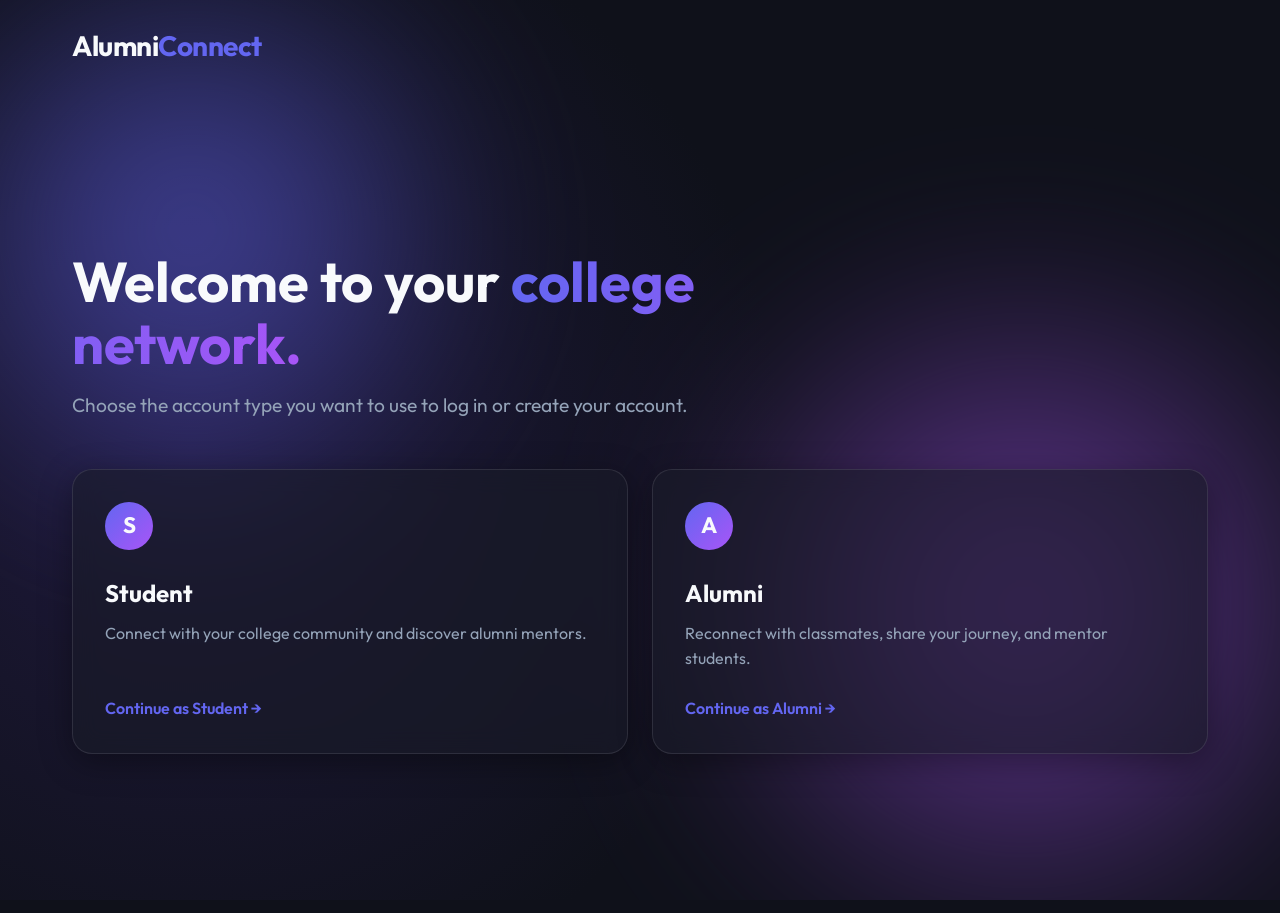
<file: alumni-portal/src/main/resources/static/index.html>
<!DOCTYPE html>
<html lang="en">
<head>
    <meta charset="UTF-8">
    <meta name="viewport" content="width=device-width, initial-scale=1.0">
    <meta name="description" content="Choose your AlumniConnect account type.">
    <title>AlumniConnect | Choose your account</title>
    <link rel="preconnect" href="https://fonts.googleapis.com">
    <link rel="preconnect" href="https://fonts.gstatic.com" crossorigin>
    <link href="https://fonts.googleapis.com/css2?family=Outfit:wght@300;400;500;600;700&display=swap" rel="stylesheet">
    <link rel="stylesheet" href="css/style.css">
</head>
<body>
    <div class="background-animation">
        <div class="blob blob-1"></div>
        <div class="blob blob-2"></div>
    </div>

    <nav class="navbar">
        <div class="container nav-container">
            <h1 class="logo">Alumni<span>Connect</span></h1>
        </div>
    </nav>

    <main class="container role-container">
        <div class="hero-text role-hero">
            <h2>Welcome to your <span>college network.</span></h2>
            <p>Choose the account type you want to use to log in or create your account.</p>
        </div>

        <div class="role-options">
            <a class="role-card glass-panel" href="student.html">
                <div class="role-icon">S</div>
                <h3>Student</h3>
                <p>Connect with your college community and discover alumni mentors.</p>
                <span class="role-link">Continue as Student &rarr;</span>
            </a>
            <a class="role-card glass-panel" href="alumni.html">
                <div class="role-icon">A</div>
                <h3>Alumni</h3>
                <p>Reconnect with classmates, share your journey, and mentor students.</p>
                <span class="role-link">Continue as Alumni &rarr;</span>
            </a>
        </div>
    </main>
</body>
</html>
</file>
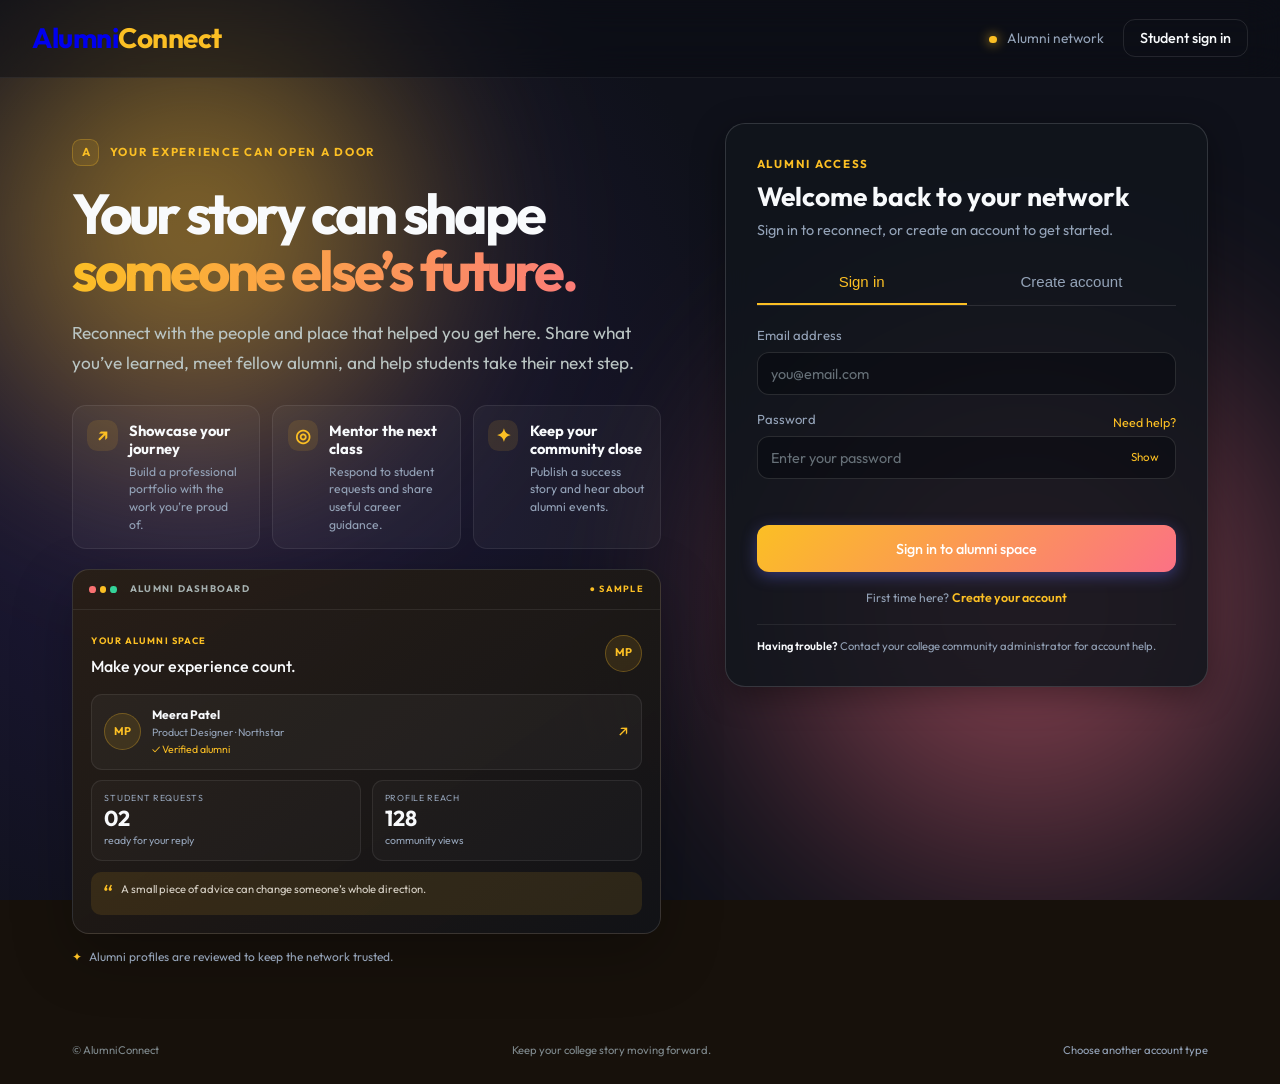
<file: alumni-portal/src/main/resources/static/alumni.html>
<!DOCTYPE html>
<html lang="en">
<head>
    <meta charset="UTF-8">
    <meta name="viewport" content="width=device-width, initial-scale=1.0">
    <meta name="description" content="Join AlumniConnect as an alumnus. Share your career story, mentor students, and stay close to your college community.">
    <meta name="theme-color" content="#17110b">
    <title>Alumni space | AlumniConnect</title>
    <link rel="preconnect" href="https://fonts.googleapis.com">
    <link rel="preconnect" href="https://fonts.gstatic.com" crossorigin>
    <link href="https://fonts.googleapis.com/css2?family=Outfit:wght@300;400;500;600;700&display=swap" rel="stylesheet">
    <link rel="stylesheet" href="css/style.css">
</head>
<body class="auth-page" data-role="ROLE_ALUMNI" data-role-label="Alumni">
    <div class="background-animation" aria-hidden="true"><div class="blob blob-1"></div><div class="blob blob-2"></div></div>
    <nav class="navbar auth-navbar"><div class="container nav-container">
        <a class="logo" href="index.html">Alumni<span>Connect</span></a>
        <div class="auth-nav-actions"><span class="role-indicator"><span class="online-dot"></span> Alumni network</span><a class="btn btn-outline btn-sm" href="student.html">Student sign in</a></div>
    </div></nav>

    <main class="container auth-container role-auth-layout">
        <section class="auth-story" aria-labelledby="alumniHeadline">
            <div class="auth-eyebrow"><span class="eyebrow-mark">A</span> YOUR EXPERIENCE CAN OPEN A DOOR</div>
            <h1 id="alumniHeadline">Your story can shape <span>someone else’s future.</span></h1>
            <p class="auth-lead">Reconnect with the people and place that helped you get here. Share what you’ve learned, meet fellow alumni, and help students take their next step.</p>
            <div class="auth-benefits">
                <article class="benefit-card"><span class="benefit-icon">↗</span><div><h2>Showcase your journey</h2><p>Build a professional portfolio with the work you’re proud of.</p></div></article>
                <article class="benefit-card"><span class="benefit-icon">◎</span><div><h2>Mentor the next class</h2><p>Respond to student requests and share useful career guidance.</p></div></article>
                <article class="benefit-card"><span class="benefit-icon">✦</span><div><h2>Keep your community close</h2><p>Publish a success story and hear about alumni events.</p></div></article>
            </div>
            <div class="product-preview alumni-preview" aria-label="Preview of the alumni dashboard">
                <div class="preview-topbar"><div class="preview-dots"><i></i><i></i><i></i></div><span>ALUMNI DASHBOARD</span><b>● SAMPLE</b></div>
                <div class="preview-body">
                    <div class="preview-welcome"><div><small>YOUR ALUMNI SPACE</small><h2>Make your experience count.</h2></div><div class="preview-avatar">MP</div></div>
                    <div class="alumni-preview-profile"><div class="mentor-avatar">MP</div><div class="mentor-copy"><strong>Meera Patel</strong><span>Product Designer · Northstar</span><span class="verified-label">✓ Verified alumni</span></div><span class="profile-arrow">↗</span></div>
                    <div class="preview-stats"><div><small>STUDENT REQUESTS</small><strong>02</strong><span>ready for your reply</span></div><div><small>PROFILE REACH</small><strong>128</strong><span>community views</span></div></div>
                    <div class="preview-quote"><span>“</span><p>A small piece of advice can change someone’s whole direction.</p></div>
                </div>
            </div>
            <p class="auth-note"><span>✦</span> Alumni profiles are reviewed to keep the network trusted.</p>
        </section>

        <section class="auth-card glass-panel" aria-labelledby="authTitle">
            <div class="auth-header"><div class="auth-card-kicker">ALUMNI ACCESS</div><h2 id="authTitle">Welcome back to your network</h2><p>Sign in to reconnect, or create an account to get started.</p></div>
            <div class="auth-tabs" role="tablist" aria-label="Choose sign in or account creation">
                <button class="tab-btn active" type="button" data-tab="login" role="tab" aria-selected="true">Sign in</button>
                <button class="tab-btn" type="button" data-tab="register" role="tab" aria-selected="false">Create account</button>
            </div>
            <form id="loginForm" class="auth-form active" aria-label="Alumni sign in">
                <div class="form-group"><label for="loginEmail">Email address</label><input type="email" id="loginEmail" required autocomplete="email" placeholder="you@email.com"></div>
                <div class="form-group"><div class="label-row"><label for="loginPassword">Password</label><a href="#loginHelp" class="text-link">Need help?</a></div><div class="password-field"><input type="password" id="loginPassword" required autocomplete="current-password" placeholder="Enter your password"><button type="button" class="password-toggle" data-toggle-password="loginPassword" aria-label="Show password">Show</button></div></div>
                <div id="loginError" class="error-msg" role="alert" aria-live="polite"></div>
                <button type="submit" class="btn btn-primary btn-block auth-submit"><span>Sign in to alumni space</span><div class="loader hidden"></div></button>
                <p class="auth-switch-copy">First time here? <button type="button" class="text-link" data-tab="register">Create your account</button></p>
            </form>
            <form id="registerForm" class="auth-form" aria-label="Create an alumni account">
                <div class="form-intro"><span class="step-chip">01</span><span>Create your alumni account</span></div>
                <div class="form-row">
                    <div class="form-group"><label for="regFirstName">First name</label><input type="text" id="regFirstName" required minlength="2" maxlength="50" autocomplete="given-name" placeholder="Meera"></div>
                    <div class="form-group"><label for="regLastName">Last name</label><input type="text" id="regLastName" required minlength="2" maxlength="50" autocomplete="family-name" placeholder="Patel"></div>
                </div>
                <div class="form-group"><label for="regEmail">Email address</label><input type="email" id="regEmail" required autocomplete="email" placeholder="you@email.com"></div>
                <div class="form-group"><label for="regPassword">Create password</label><div class="password-field"><input type="password" id="regPassword" required minlength="8" maxlength="100" autocomplete="new-password" placeholder="At least 8 characters"><button type="button" class="password-toggle" data-toggle-password="regPassword" aria-label="Show password">Show</button></div><small class="field-hint">Use at least 8 characters.</small></div>
                <div class="form-intro"><span class="step-chip">02</span><span>Reconnect your college profile</span></div>
                <div class="form-row"><div class="form-group"><label for="regCollege">College name</label><input id="regCollege" required maxlength="100" placeholder="Your college"></div><div class="form-group"><label for="regDepartment">Department</label><input id="regDepartment" required maxlength="100" placeholder="Computer Science"></div></div>
                <div class="form-row"><div class="form-group"><label for="regDegree">Degree</label><input id="regDegree" required maxlength="100" placeholder="B.Tech"></div><div class="form-group"><label for="regGraduationYear">Graduation year</label><input id="regGraduationYear" type="number" min="1950" max="2100" required placeholder="2020"></div></div>
                <div class="form-intro"><span class="step-chip">03</span><span>Add your current work</span></div>
                <div class="form-row"><div class="form-group"><label for="regCompany">Current company <span class="optional-label">Optional</span></label><input id="regCompany" maxlength="150" placeholder="Company name"></div><div class="form-group"><label for="regDesignation">Designation <span class="optional-label">Optional</span></label><input id="regDesignation" maxlength="100" placeholder="Product Designer"></div></div>
                <div class="form-row"><div class="form-group"><label for="regExperience">Years of experience</label><input id="regExperience" type="number" min="0" max="80" required value="0"></div><div class="form-group"><label for="regSkills">Professional skills</label><input id="regSkills" required maxlength="1000" placeholder="Java, product design, leadership"></div></div>
                <div class="form-intro"><span class="step-chip">04</span><span>Verify your alumni account</span></div>
                <div class="upload-dropzone"><label for="regBonafide">Bonafide certificate <span class="required-label">Required</span></label><input id="regBonafide" type="file" accept=".pdf,.jpg,.jpeg,.png,application/pdf,image/jpeg,image/png" required><small id="certificateFileName" class="field-hint">PDF, JPG, or PNG · max 5 MB</small><small class="field-hint">Your document is used for profile verification.</small></div>
                <div id="regError" class="error-msg" role="alert" aria-live="polite"></div>
                <button type="submit" class="btn btn-primary btn-block auth-submit"><span>Create alumni account</span><div class="loader hidden"></div></button>
                <p class="terms-note">Your profile will be reviewed before it appears as verified in the alumni directory.</p>
            </form>
            <div id="loginHelp" class="auth-help"><span>Having trouble?</span> Contact your college community administrator for account help.</div>
        </section>
    </main>
    <footer class="auth-footer container"><span>© AlumniConnect</span><span>Keep your college story moving forward.</span><a href="index.html">Choose another account type</a></footer>
    <script src="js/app.js"></script>
</body>
</html>
</file>
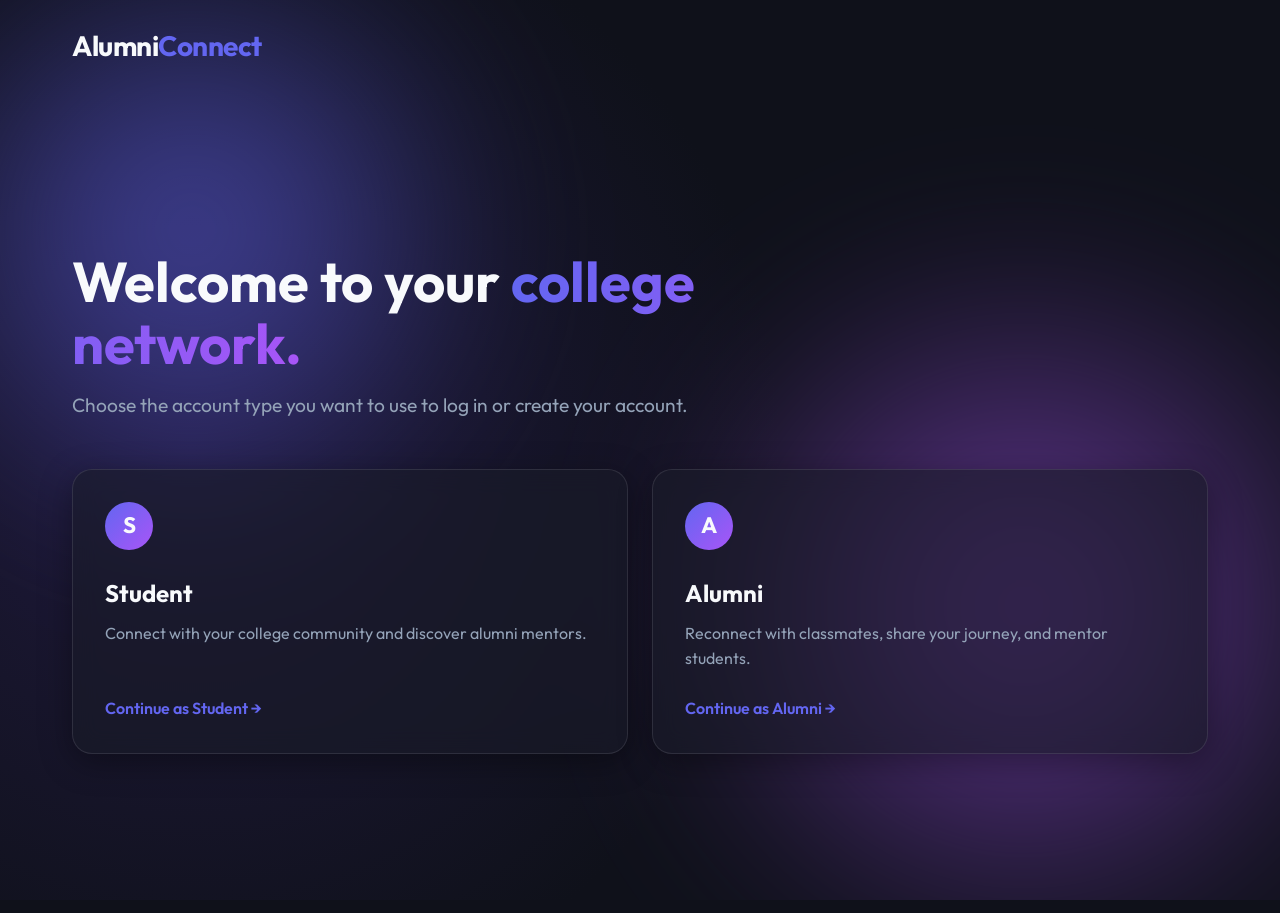
<file: alumni-portal/src/main/resources/static/dashboard.html>
<!DOCTYPE html>
<html lang="en">
<head>
    <meta charset="UTF-8">
    <meta name="viewport" content="width=device-width, initial-scale=1.0">
    <meta name="description" content="Alumni Dashboard - Manage your profile, view alumni, and verify users.">
    <title>Dashboard | AlumniConnect</title>
    <link href="https://fonts.googleapis.com/css2?family=Outfit:wght@300;400;500;600;700&display=swap" rel="stylesheet">
    <link rel="stylesheet" href="css/style.css">
</head>
<body class="dashboard-body">
    <div class="background-animation">
        <div class="blob blob-1"></div>
        <div class="blob blob-2 blob-alt"></div>
    </div>

    <nav class="navbar dashboard-nav">
        <div class="container nav-container">
            <h1 class="logo">Alumni<span>Connect</span></h1>
            <div class="user-menu">
                <span id="userNameDisplay">Welcome, User</span>
                <button onclick="logout()" class="btn btn-outline btn-sm">Logout</button>
            </div>
        </div>
    </nav>

    <div class="dashboard-layout container">
        <aside class="sidebar glass-panel">
            <ul class="nav-links">
                <li><button onclick="showSection('profile')" class="nav-btn active" id="nav-profile">My Profile</button></li>
                <li id="alumniNav"><button onclick="showSection('alumniProfile')" class="nav-btn" id="nav-alumniProfile">Alumni Details</button></li>
                <li id="studentNav" class="hidden"><button onclick="showSection('studentProfile')" class="nav-btn" id="nav-studentProfile">Student Details</button></li>
                <li id="directoryNav"><button onclick="showSection('directory')" class="nav-btn" id="nav-directory">Alumni Directory</button></li>
                <li id="mentorshipNav" class="hidden"><button onclick="showSection('mentorship')" class="nav-btn" id="nav-mentorship">Mentorship Requests</button></li>
                <li id="eventsNav"><button onclick="showSection('events')" class="nav-btn" id="nav-events">Alumni Events</button></li>
                <li id="notificationNav"><button onclick="showSection('notifications')" class="nav-btn" id="nav-notifications">Notifications <span id="notificationCount" class="notification-count hidden">0</span></button></li>
                <li id="adminNav" class="hidden"><button onclick="showSection('verification')" class="nav-btn" id="nav-verification">Pending Verifications</button></li>
                <li id="portfolioNav"><button onclick="showSection('portfolio')" class="nav-btn" id="nav-portfolio">Professional Portfolio</button></li>
                <li><button onclick="showSection('stories')" class="nav-btn" id="nav-stories">Alumni Success Stories</button></li>
                <li><button onclick="showSection('reports')" class="nav-btn" id="nav-reports">Feedback &amp; Reports</button></li>
            </ul>
        </aside>

        <main class="content-area">
            
            <!-- Basic Profile Section -->
            <section id="section-profile" class="dashboard-section glass-panel active">
                <div class="section-header">
                    <div><h2 id="dashboardTitle">Dashboard</h2><p id="dashboardSubtitle">Manage your personal information</p></div>
                </div>
                <div id="dashboardOverview" class="dashboard-overview"></div>
                
                <div id="profileMessage" class="alert hidden"></div>
                
                <form id="profileForm" class="dashboard-form">
                    <div class="form-row">
                        <div class="form-group">
                            <label>Phone Number</label>
                            <input type="text" id="profPhone" placeholder="+1234567890">
                        </div>
                        <div class="form-group">
                            <label>Date of Birth</label>
                            <input type="date" id="profDob">
                        </div>
                    </div>
                    <div class="form-row">
                        <div class="form-group">
                            <label>City</label>
                            <input type="text" id="profCity" placeholder="City">
                        </div>
                        <div class="form-group">
                            <label>Country</label>
                            <input type="text" id="profCountry" placeholder="Country">
                        </div>
                    </div>
                    <div class="form-group">
                        <label>Bio</label>
                        <textarea id="profBio" rows="3" placeholder="Tell us about yourself..."></textarea>
                    </div>
                    <div class="form-group">
                        <label>LinkedIn URL</label>
                        <input type="url" id="profLinkedin" placeholder="https://linkedin.com/in/username">
                    </div>
                    <button type="submit" class="btn btn-primary">Save Profile</button>
                </form>
            </section>

            <section id="section-studentProfile" class="dashboard-section glass-panel hidden">
                <div class="section-header">
                    <div><h2>Student Details</h2><p>Keep your academic and career interests up to date.</p></div>
                </div>
                <div class="student-highlight">
                    <strong>Build your future network</strong>
                    <span>Share the subjects and skills you are developing so alumni can support your goals.</span>
                </div>
                <form id="studentForm" class="dashboard-form">
                    <div class="form-row">
                        <div class="form-group"><label for="studentId">Student ID</label><input id="studentId" placeholder="Your college ID"></div>
                        <div class="form-group"><label for="studentProgram">Program / Degree</label><input id="studentProgram" placeholder="B.Tech Computer Science"></div>
                    </div>
                    <div class="form-row">
                        <div class="form-group"><label for="studentDepartment">Department</label><input id="studentDepartment" placeholder="Computer Science"></div>
                        <div class="form-group"><label for="studentGraduationYear">Expected Graduation Year</label><input id="studentGraduationYear" type="number" min="2000" max="2100" placeholder="2027"></div>
                    </div>
                    <div class="form-group"><label for="studentInterests">Career Interests</label><textarea id="studentInterests" rows="3" placeholder="Software engineering, product design, research..."></textarea></div>
                    <div class="form-group"><label for="studentSkills">Skills You Are Building</label><input id="studentSkills" placeholder="Java, Python, public speaking"></div>
                    <button type="submit" class="btn btn-primary">Save Student Details</button>
                </form>
            </section>

            <!-- Alumni Profile Section -->
            <section id="section-alumniProfile" class="dashboard-section glass-panel hidden">
                <div class="section-header">
                    <h2>Alumni Details</h2>
                    <p>Your academic and professional journey</p>
                    <span id="verificationBadge" class="badge"></span>
                </div>
                
                <div id="alumniMessage" class="alert hidden"></div>
                
                <form id="alumniForm" class="dashboard-form">
                    <h3 class="subsection-title">Academic Information</h3>
                    <div class="form-row">
                        <div class="form-group">
                            <label>College Name *</label>
                            <input type="text" id="alumCollege" required>
                        </div>
                        <div class="form-group">
                            <label>Department *</label>
                            <input type="text" id="alumDept" required>
                        </div>
                    </div>
                    <div class="form-row">
                        <div class="form-group">
                            <label>Degree *</label>
                            <input type="text" id="alumDegree" required>
                        </div>
                        <div class="form-group">
                            <label>Graduation Year *</label>
                            <input type="number" id="alumYear" min="1950" max="2100" required>
                        </div>
                    </div>
                    
                    <h3 class="subsection-title">Professional Information</h3>
                    <div class="form-row">
                        <div class="form-group">
                            <label>Current Company</label>
                            <input type="text" id="alumCompany">
                        </div>
                        <div class="form-group">
                            <label>Designation</label>
                            <input type="text" id="alumDesignation">
                        </div>
                    </div>
                    <div class="form-row">
                        <div class="form-group">
                            <label>Years of Experience</label>
                            <input type="number" id="alumExp" min="0">
                        </div>
                        <div class="form-group">
                            <label>Skills</label>
                            <input type="text" id="alumSkills" placeholder="Java, React, Design">
                        </div>
                    </div>
                    <button type="submit" class="btn btn-primary" id="btnAlumniSave">Submit Alumni Profile</button>
                </form>
                <div class="certificate-panel glass-panel">
                    <h3 class="subsection-title">Bonafide Certificate</h3>
                    <p class="muted-text">Upload the certificate issued by your college administration to support your alumni profile.</p>
                    <div id="certificateStatus" class="status-chip">Not uploaded</div>
                    <form id="certificateForm" class="dashboard-form compact-form">
                        <div class="form-group">
                            <label for="bonafideFile">Certificate (PDF, JPG, or PNG)</label>
                            <input id="bonafideFile" type="file" accept=".pdf,.jpg,.jpeg,.png" required>
                        </div>
                        <button type="submit" class="btn btn-primary">Upload Certificate</button>
                    </form>
                    <div id="certificateMessage" class="alert hidden"></div>
                </div>
            </section>

            <!-- Directory Section -->
            <section id="section-directory" class="dashboard-section glass-panel hidden">
                <div class="section-header">
                    <h2>Alumni Directory</h2>
                    <p>Discover and connect with verified alumni</p>
                </div>
                
                <div class="search-bar">
                    <input type="text" id="searchDept" placeholder="Department...">
                    <input type="text" id="searchCompany" placeholder="Company...">
                    <button onclick="loadDirectory()" class="btn btn-primary">Search</button>
                </div>
                
                <div class="grid-container" id="directoryGrid">
                    <!-- Cards injected by JS -->
                    <div class="loader-container"><div class="loader"></div></div>
                </div>
            </section>

            <section id="section-mentorship" class="dashboard-section glass-panel hidden">
                <div class="section-header">
                    <h2 id="mentorshipTitle">Mentorship Requests</h2>
                    <p id="mentorshipSubtitle">Choose a verified alumni mentor and share what you want to learn.</p>
                </div>
                <div id="mentorshipMessage" class="alert hidden"></div>
                <div id="mentorGrid" class="grid-container"></div>
                <div id="mentorshipRequestPanel" class="modal-inline hidden">
                    <h3>Send a mentorship request</h3>
                    <form id="mentorshipRequestForm" class="dashboard-form">
                        <input type="hidden" id="selectedMentorId">
                        <div class="form-group">
                            <label for="mentorshipMessageInput">Message</label>
                            <textarea id="mentorshipMessageInput" rows="3" maxlength="1000" required
                                      placeholder="Tell the mentor why you would like to connect."></textarea>
                        </div>
                        <div class="form-group">
                            <label for="mentorshipGoals">Learning goals (optional)</label>
                            <textarea id="mentorshipGoals" rows="2" maxlength="500"
                                      placeholder="What would you like guidance with?"></textarea>
                        </div>
                        <button type="submit" class="btn btn-primary">Send Request</button>
                        <button type="button" class="btn btn-outline" onclick="closeMentorshipRequest()">Cancel</button>
                    </form>
                </div>
                <div id="mentorshipRequests" class="list-container"></div>
                <div id="receivedMentorshipRequests" class="list-container hidden"></div>
            </section>

            <section id="section-events" class="dashboard-section glass-panel hidden">
                <div class="section-header">
                    <h2>Alumni Events</h2>
                    <p>Join talks, workshops, and networking sessions hosted by the alumni community.</p>
                </div>
                <div id="eventsMessage" class="alert hidden"></div>
                <div id="eventCreationPanel" class="modal-inline hidden">
                    <h3 id="eventFormTitle">Create an alumni event or webinar</h3>
                    <form id="eventCreationForm" class="dashboard-form">
                        <input type="hidden" id="editingEventId">
                        <div class="form-row">
                            <div class="form-group"><label for="newEventTitle">Title</label><input id="newEventTitle" required maxlength="150"></div>
                            <div class="form-group"><label for="newEventMode">Mode</label><select id="newEventMode"><option value="ONLINE">Online</option><option value="IN_PERSON">In person</option><option value="HYBRID">Hybrid</option></select></div>
                        </div>
                        <div class="form-group"><label for="newEventDescription">Description</label><textarea id="newEventDescription" rows="3" required maxlength="2000"></textarea></div>
                        <div class="form-row">
                            <div class="form-group"><label for="newEventDate">Event date</label><input id="newEventDate" type="datetime-local" required></div>
                            <div class="form-group"><label for="newEventDeadline">Registration deadline</label><input id="newEventDeadline" type="datetime-local" required></div>
                        </div>
                        <div class="form-row">
                            <div class="form-group"><label for="newEventLocation">Location / meeting link</label><input id="newEventLocation" required maxlength="150"></div>
                            <div class="form-group"><label for="newEventCapacity">Capacity</label><input id="newEventCapacity" type="number" min="1" required></div>
                        </div>
                        <button type="submit" class="btn btn-primary" id="eventSubmitButton">Publish Event</button>
                        <button type="button" class="btn btn-outline hidden" id="cancelEventEdit" onclick="cancelEventEdit()">Cancel edit</button>
                    </form>
                </div>
                <div id="eventGrid" class="grid-container"></div>
                <div id="eventRegistrationPanel" class="modal-inline hidden">
                    <h3>Register for this event</h3>
                    <form id="eventRegistrationForm" class="dashboard-form">
                        <input type="hidden" id="selectedEventId">
                        <div class="form-row">
                            <div class="form-group">
                                <label for="eventAttendanceMode">Attendance mode</label>
                                <select id="eventAttendanceMode" required>
                                    <option value="ONLINE">Online</option>
                                    <option value="IN_PERSON">In person</option>
                                </select>
                            </div>
                            <div class="form-group">
                                <label for="eventSemester">Current semester</label>
                                <input id="eventSemester" placeholder="Semester 5" required>
                            </div>
                        </div>
                        <div class="form-group">
                            <label for="eventExpectations">What do you expect from this event?</label>
                            <textarea id="eventExpectations" rows="3" required></textarea>
                        </div>
                        <div class="form-group">
                            <label for="eventDietaryPreference">Dietary preference (optional)</label>
                            <input id="eventDietaryPreference" placeholder="Vegetarian, no preference">
                        </div>
                        <button type="submit" class="btn btn-primary">Complete Registration</button>
                        <button type="button" class="btn btn-outline" onclick="closeEventRegistration()">Cancel</button>
                    </form>
                </div>
                <div id="eventRegistrations" class="list-container"></div>
            </section>

            <section id="section-notifications" class="dashboard-section glass-panel hidden">
                <div class="section-header">
                    <div><h2>Notifications</h2><p>Stay informed about mentorship requests, decisions, events, and registrations.</p></div>
                    <button class="btn btn-outline btn-sm" onclick="markAllNotificationsRead()">Mark all as read</button>
                </div>
                <div id="notificationsMessage" class="alert hidden"></div>
                <div id="directNotificationPanel" class="modal-inline hidden">
                    <h3>Send a notification to a student</h3>
                    <form id="directNotificationForm" class="dashboard-form">
                        <div class="form-group"><label for="notificationStudent">Student</label><select id="notificationStudent" required><option value="">Select a student</option></select></div>
                        <div class="form-group"><label for="notificationTitle">Title</label><input id="notificationTitle" maxlength="150" required></div>
                        <div class="form-group"><label for="notificationMessage">Message</label><textarea id="notificationMessage" rows="3" maxlength="1000" required></textarea></div>
                        <button type="submit" class="btn btn-primary">Send Notification</button>
                    </form>
                </div>
                <div id="notificationList" class="list-container"></div>
            </section>

            <!-- Admin Verifications Section -->
            <section id="section-verification" class="dashboard-section glass-panel hidden">
                <div class="section-header">
                    <h2>Pending Verifications</h2>
                    <p>Admin panel to approve/reject alumni profiles</p>
                </div>
                
                <div class="list-container" id="verificationList">
                    <!-- Items injected by JS -->
                </div>
            </section>

            <section id="section-portfolio" class="dashboard-section glass-panel hidden">
                <div class="section-header"><div><h2>Professional Portfolio</h2><p>Present your experience, projects, and credentials to the alumni community.</p></div></div>
                <div id="portfolioMessage" class="alert hidden"></div>
                <form id="portfolioForm" class="dashboard-form">
                    <div class="form-group"><label for="portfolioHeadline">Professional headline</label><input id="portfolioHeadline" maxlength="150" required placeholder="Senior Product Designer at Acme"></div>
                    <div class="form-group"><label for="portfolioSummary">About your work</label><textarea id="portfolioSummary" rows="3" maxlength="3000"></textarea></div>
                    <div class="form-group"><label for="portfolioExperience">Experience</label><textarea id="portfolioExperience" rows="4" maxlength="3000" placeholder="Roles, responsibilities, and impact"></textarea></div>
                    <div class="form-group"><label for="portfolioProjects">Selected projects</label><textarea id="portfolioProjects" rows="4" maxlength="3000"></textarea></div>
                    <div class="form-row"><div class="form-group"><label for="portfolioCertifications">Certifications</label><textarea id="portfolioCertifications" rows="3" maxlength="2000"></textarea></div><div class="form-group"><label for="portfolioWebsite">Website or work samples</label><input id="portfolioWebsite" type="url" maxlength="500" placeholder="https://"></div></div>
                    <button class="btn btn-primary" type="submit">Save Portfolio</button>
                    <button class="btn btn-outline" type="button" onclick="previewPortfolio()">Preview</button>
                </form>
            </section>

            <section id="section-stories" class="dashboard-section glass-panel hidden">
                <div class="section-header"><div><h2>Alumni Success Stories</h2><p>Learn from alumni journeys and share a milestone that could inspire others.</p></div></div>
                <div id="storiesMessage" class="alert hidden"></div>
                <div id="storyCreationPanel" class="modal-inline hidden"><h3 id="storyFormHeading">Share your story</h3><form id="storyForm" class="dashboard-form"><input id="editingStoryId" type="hidden">
                    <div class="form-group"><label for="storyTitle">Title</label><input id="storyTitle" maxlength="180" required></div>
                    <div class="form-group"><label for="storyAchievement">Achievement</label><input id="storyAchievement" maxlength="120" placeholder="e.g. Founded a nonprofit"></div>
                    <div class="form-group"><label for="storyContent">Your journey</label><textarea id="storyContent" rows="5" maxlength="3000" required></textarea></div>
                    <button id="storySubmitButton" class="btn btn-primary" type="submit">Submit for review</button><button id="cancelStoryEdit" class="btn btn-outline hidden" type="button" onclick="cancelStoryEdit()">Cancel edit</button>
                </form><div id="myStories" class="list-container"></div></div>
                <div id="storyGrid" class="grid-container"></div>
                <div id="pendingStories" class="list-container"></div>
            </section>

            <section id="section-reports" class="dashboard-section glass-panel hidden">
                <div class="section-header"><div><h2>Feedback &amp; Report User</h2><p>Send feedback or report a user for administrator review.</p></div></div>
                <div id="reportMessage" class="alert hidden"></div>
                <form id="reportForm" class="dashboard-form"><div class="form-row"><div class="form-group"><label for="reportTargetId">User ID (reports only)</label><input id="reportTargetId" type="number" min="1" placeholder="Leave blank for general feedback"></div><div class="form-group"><label for="reportCategory">Category</label><select id="reportCategory" required><option value="FEEDBACK">General feedback</option><option value="HARASSMENT">Harassment</option><option value="SPAM">Spam</option><option value="INAPPROPRIATE_CONTENT">Inappropriate content</option><option value="OTHER">Other user report</option></select></div></div><div class="form-group"><label for="reportDetails">Details</label><textarea id="reportDetails" rows="4" maxlength="2000" required placeholder="Describe your feedback or what happened."></textarea></div><button class="btn btn-primary" type="submit">Submit</button></form>
                <div id="myReports" class="list-container"></div><div id="adminReports" class="list-container"></div>
            </section>
            
        </main>
    </div>

    <!-- Modal for viewing a full profile -->
    <div id="profileModal" class="modal">
        <div class="modal-content glass-panel">
            <span class="close" onclick="closeModal()">&times;</span>
            <div id="modalBody"></div>
        </div>
    </div>

    <script src="js/dashboard.js"></script>
</body>
</html>
</file>
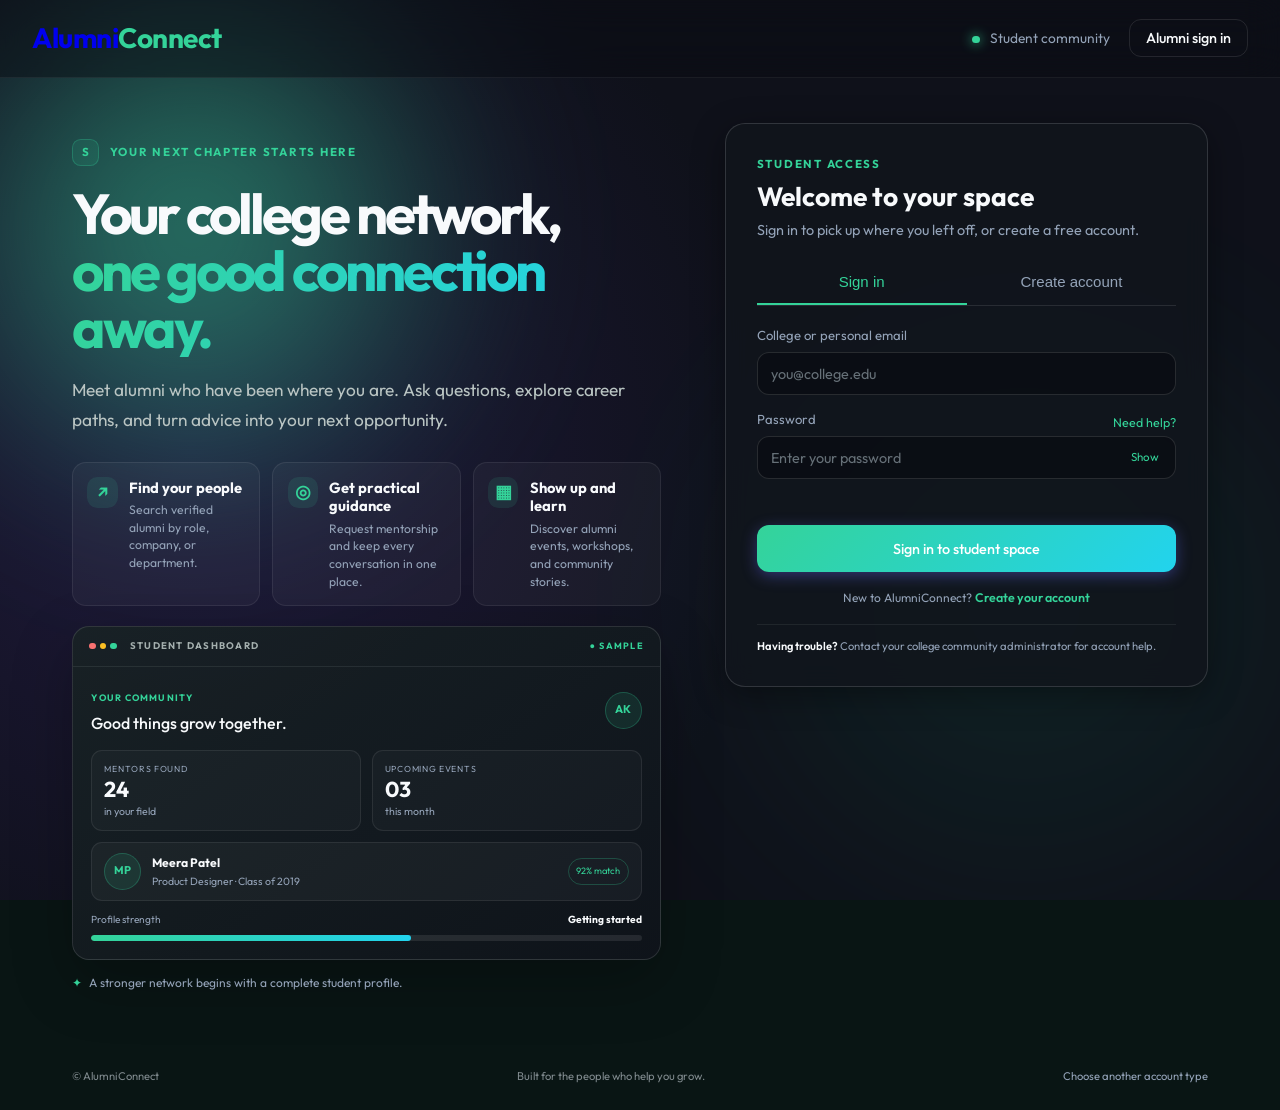
<file: alumni-portal/src/main/resources/static/student.html>
<!DOCTYPE html>
<html lang="en">
<head>
    <meta charset="UTF-8">
    <meta name="viewport" content="width=device-width, initial-scale=1.0">
    <meta name="description" content="Join AlumniConnect as a student. Find alumni mentors, attend events, and build your career network.">
    <meta name="theme-color" content="#091514">
    <title>Student space | AlumniConnect</title>
    <link rel="preconnect" href="https://fonts.googleapis.com">
    <link rel="preconnect" href="https://fonts.gstatic.com" crossorigin>
    <link href="https://fonts.googleapis.com/css2?family=Outfit:wght@300;400;500;600;700&display=swap" rel="stylesheet">
    <link rel="stylesheet" href="css/style.css">
</head>
<body class="auth-page" data-role="ROLE_STUDENT" data-role-label="Student">
    <div class="background-animation" aria-hidden="true"><div class="blob blob-1"></div><div class="blob blob-2 blob-alt"></div></div>
    <nav class="navbar auth-navbar"><div class="container nav-container">
        <a class="logo" href="index.html">Alumni<span>Connect</span></a>
        <div class="auth-nav-actions"><span class="role-indicator"><span class="online-dot"></span> Student community</span><a class="btn btn-outline btn-sm" href="alumni.html">Alumni sign in</a></div>
    </div></nav>

    <main class="container auth-container role-auth-layout">
        <section class="auth-story" aria-labelledby="studentHeadline">
            <div class="auth-eyebrow"><span class="eyebrow-mark">S</span> YOUR NEXT CHAPTER STARTS HERE</div>
            <h1 id="studentHeadline">Your college network, <span>one good connection away.</span></h1>
            <p class="auth-lead">Meet alumni who have been where you are. Ask questions, explore career paths, and turn advice into your next opportunity.</p>
            <div class="auth-benefits">
                <article class="benefit-card"><span class="benefit-icon">↗</span><div><h2>Find your people</h2><p>Search verified alumni by role, company, or department.</p></div></article>
                <article class="benefit-card"><span class="benefit-icon">◎</span><div><h2>Get practical guidance</h2><p>Request mentorship and keep every conversation in one place.</p></div></article>
                <article class="benefit-card"><span class="benefit-icon">▦</span><div><h2>Show up and learn</h2><p>Discover alumni events, workshops, and community stories.</p></div></article>
            </div>
            <div class="product-preview student-preview" aria-label="Preview of the student dashboard">
                <div class="preview-topbar"><div class="preview-dots"><i></i><i></i><i></i></div><span>STUDENT DASHBOARD</span><b>● SAMPLE</b></div>
                <div class="preview-body">
                    <div class="preview-welcome"><div><small>YOUR COMMUNITY</small><h2>Good things grow together.</h2></div><div class="preview-avatar">AK</div></div>
                    <div class="preview-stats"><div><small>MENTORS FOUND</small><strong>24</strong><span>in your field</span></div><div><small>UPCOMING EVENTS</small><strong>03</strong><span>this month</span></div></div>
                    <div class="preview-mentor"><div class="mentor-avatar">MP</div><div class="mentor-copy"><strong>Meera Patel</strong><span>Product Designer · Class of 2019</span></div><span class="match-badge">92% match</span></div>
                    <div class="preview-progress"><div><span>Profile strength</span><strong>Getting started</strong></div><div class="progress-track"><span></span></div></div>
                </div>
            </div>
            <p class="auth-note"><span>✦</span> A stronger network begins with a complete student profile.</p>
        </section>

        <section class="auth-card glass-panel" aria-labelledby="authTitle">
            <div class="auth-header"><div class="auth-card-kicker">STUDENT ACCESS</div><h2 id="authTitle">Welcome to your space</h2><p>Sign in to pick up where you left off, or create a free account.</p></div>
            <div class="auth-tabs" role="tablist" aria-label="Choose sign in or account creation">
                <button class="tab-btn active" type="button" data-tab="login" role="tab" aria-selected="true">Sign in</button>
                <button class="tab-btn" type="button" data-tab="register" role="tab" aria-selected="false">Create account</button>
            </div>
            <form id="loginForm" class="auth-form active" aria-label="Student sign in">
                <div class="form-group"><label for="loginEmail">College or personal email</label><input type="email" id="loginEmail" required autocomplete="email" placeholder="you@college.edu"></div>
                <div class="form-group"><div class="label-row"><label for="loginPassword">Password</label><a href="#loginHelp" class="text-link">Need help?</a></div><div class="password-field"><input type="password" id="loginPassword" required autocomplete="current-password" placeholder="Enter your password"><button type="button" class="password-toggle" data-toggle-password="loginPassword" aria-label="Show password">Show</button></div></div>
                <div id="loginError" class="error-msg" role="alert" aria-live="polite"></div>
                <button type="submit" class="btn btn-primary btn-block auth-submit"><span>Sign in to student space</span><div class="loader hidden"></div></button>
                <p class="auth-switch-copy">New to AlumniConnect? <button type="button" class="text-link" data-tab="register">Create your account</button></p>
            </form>
            <form id="registerForm" class="auth-form" aria-label="Create a student account">
                <div class="form-intro"><span class="step-chip">01</span><span>Tell us a little about yourself</span></div>
                <div class="form-row">
                    <div class="form-group"><label for="regFirstName">First name</label><input type="text" id="regFirstName" required minlength="2" maxlength="50" autocomplete="given-name" placeholder="Aarav"></div>
                    <div class="form-group"><label for="regLastName">Last name</label><input type="text" id="regLastName" required minlength="2" maxlength="50" autocomplete="family-name" placeholder="Kumar"></div>
                </div>
                <div class="form-group"><label for="regEmail">Email address</label><input type="email" id="regEmail" required autocomplete="email" placeholder="you@college.edu"></div>
                <div class="form-group"><label for="regPassword">Create password</label><div class="password-field"><input type="password" id="regPassword" required minlength="8" maxlength="100" autocomplete="new-password" placeholder="At least 8 characters"><button type="button" class="password-toggle" data-toggle-password="regPassword" aria-label="Show password">Show</button></div><small class="field-hint">Use at least 8 characters.</small></div>
                <div class="form-intro"><span class="step-chip">02</span><span>Set up your student profile</span></div>
                <div class="form-row">
                    <div class="form-group"><label for="regStudentId">Student ID</label><input id="regStudentId" required maxlength="50" placeholder="STU-2026-001"></div>
                    <div class="form-group"><label for="regProgram">Program / degree</label><input id="regProgram" required maxlength="100" placeholder="B.Tech Computer Science"></div>
                </div>
                <div class="form-row">
                    <div class="form-group"><label for="regDepartment">Department</label><input id="regDepartment" required maxlength="100" placeholder="Computer Science"></div>
                    <div class="form-group"><label for="regGraduationYear">Expected graduation</label><input id="regGraduationYear" type="number" min="2000" max="2100" required placeholder="2027"></div>
                </div>
                <div class="form-group"><label for="regInterests">Career interests</label><textarea id="regInterests" rows="2" maxlength="1000" required placeholder="What are you curious about? e.g. software, product, research"></textarea></div>
                <div class="form-group"><label for="regSkills">Skills you are building</label><input id="regSkills" required maxlength="500" placeholder="Java, Python, communication"></div>
                <div id="regError" class="error-msg" role="alert" aria-live="polite"></div>
                <button type="submit" class="btn btn-primary btn-block auth-submit"><span>Create student account</span><div class="loader hidden"></div></button>
                <p class="terms-note">By creating an account, you agree to use the community respectfully.</p>
            </form>
            <div id="loginHelp" class="auth-help"><span>Having trouble?</span> Contact your college community administrator for account help.</div>
        </section>
    </main>
    <footer class="auth-footer container"><span>© AlumniConnect</span><span>Built for the people who help you grow.</span><a href="index.html">Choose another account type</a></footer>
    <script src="js/app.js"></script>
</body>
</html>
</file>
<file: alumni-portal/src/main/resources/static/css/style.css>
/* ==========================================================================
   Design System & Tokens
   ========================================================================== */
:root {
    /* Colors - Deep Violet & Indigo Theme */
    --clr-bg: #0f111a;
    --clr-surface: rgba(25, 28, 41, 0.6);
    --clr-surface-hover: rgba(45, 50, 75, 0.7);
    --clr-primary: #6366f1;
    --clr-primary-hover: #4f46e5;
    --clr-secondary: #a855f7;
    --clr-text: #f8fafc;
    --clr-text-muted: #94a3b8;
    --clr-border: rgba(255, 255, 255, 0.1);
    --clr-error: #ef4444;
    --clr-success: #10b981;
    --clr-warning: #f59e0b;

    /* Typography */
    --font-main: 'Outfit', sans-serif;

    /* Effects */
    --shadow-glass: 0 8px 32px 0 rgba(0, 0, 0, 0.37);
    --blur-glass: blur(12px);
    --radius-md: 12px;
    --radius-lg: 20px;
    --transition: all 0.3s cubic-bezier(0.4, 0, 0.2, 1);
}

* {
    margin: 0;
    padding: 0;
    box-sizing: border-box;
}

body {
    font-family: var(--font-main);
    background-color: var(--clr-bg);
    color: var(--clr-text);
    min-height: 100vh;
    overflow-x: hidden;
    line-height: 1.6;
}

/* ==========================================================================
   Background Animations (Glassmorphism)
   ========================================================================== */
.background-animation {
    position: fixed;
    top: 0; left: 0; right: 0; bottom: 0;
    z-index: -1;
    overflow: hidden;
    background: radial-gradient(circle at 15% 50%, rgba(31, 25, 60, 1), var(--clr-bg) 50%);
}

.blob {
    position: absolute;
    filter: blur(80px);
    opacity: 0.6;
    animation: float 20s ease-in-out infinite;
}

.blob-1 {
    top: -10%; left: -10%;
    width: 50vw; height: 50vw;
    background: radial-gradient(circle, var(--clr-primary) 0%, transparent 70%);
}

.blob-2 {
    bottom: -10%; right: -10%;
    width: 60vw; height: 60vw;
    background: radial-gradient(circle, var(--clr-secondary) 0%, transparent 70%);
    animation-delay: -5s;
}

.blob-alt {
    background: radial-gradient(circle, #10b98133 0%, transparent 70%);
}

@keyframes float {
    0%, 100% { transform: translate(0, 0) scale(1); }
    33% { transform: translate(30px, -50px) scale(1.1); }
    66% { transform: translate(-20px, 20px) scale(0.9); }
}

/* ==========================================================================
   Layout & Utilities
   ========================================================================== */
.container {
    max-width: 1200px;
    margin: 0 auto;
    padding: 0 2rem;
}

.glass-panel {
    background: var(--clr-surface);
    backdrop-filter: var(--blur-glass);
    -webkit-backdrop-filter: var(--blur-glass);
    border: 1px solid var(--clr-border);
    border-radius: var(--radius-lg);
    box-shadow: var(--shadow-glass);
}

.hidden { display: none !important; }

.muted-text {
    color: var(--clr-text-muted);
}

.notification-count {
    display: inline-flex;
    min-width: 1.35rem;
    height: 1.35rem;
    align-items: center;
    justify-content: center;
    margin-left: 0.35rem;
    border-radius: 999px;
    background: var(--clr-error);
    color: white;
    font-size: 0.75rem;
}

.notification-item.unread {
    border-color: rgba(99, 102, 241, 0.7);
    background: rgba(99, 102, 241, 0.12);
}

.notification-dot {
    width: 0.6rem;
    height: 0.6rem;
    flex: 0 0 auto;
    border-radius: 50%;
    background: var(--clr-primary);
}

.status-chip {
    display: inline-flex;
    margin: 0.75rem 0;
    padding: 0.35rem 0.75rem;
    border-radius: 999px;
    background: rgba(148, 163, 184, 0.16);
    color: var(--clr-text-muted);
}

.status-chip.success {
    background: rgba(16, 185, 129, 0.16);
    color: #6ee7b7;
}

.status-chip.warning {
    background: rgba(245, 158, 11, 0.16);
    color: #fcd34d;
}

.certificate-panel {
    margin-top: 1.5rem;
    padding: 1.25rem;
}

/* ==========================================================================
   Navigation
   ========================================================================== */
.navbar {
    padding: 1.5rem 0;
    position: sticky;
    top: 0;
    z-index: 100;
}

.nav-container {
    display: flex;
    justify-content: space-between;
    align-items: center;
}

.logo {
    font-size: 1.75rem;
    font-weight: 700;
    letter-spacing: -0.5px;
}
.logo span {
    color: var(--clr-primary);
}

/* ==========================================================================
   Buttons
   ========================================================================== */
.btn {
    font-family: var(--font-main);
    font-weight: 500;
    padding: 0.75rem 1.5rem;
    border-radius: var(--radius-md);
    border: none;
    cursor: pointer;
    transition: var(--transition);
    display: inline-flex;
    align-items: center;
    justify-content: center;
    font-size: 1rem;
}

.btn-primary {
    background: linear-gradient(135deg, var(--clr-primary), var(--clr-secondary));
    color: white;
    box-shadow: 0 4px 15px rgba(99, 102, 241, 0.4);
}

.btn-primary:hover {
    transform: translateY(-2px);
    box-shadow: 0 6px 20px rgba(99, 102, 241, 0.6);
}

.btn-outline {
    background: transparent;
    border: 1px solid var(--clr-border);
    color: var(--clr-text);
}
.btn-outline:hover {
    background: rgba(255,255,255,0.05);
}

.btn-sm { padding: 0.4rem 1rem; font-size: 0.9rem; }
.btn-block { width: 100%; }
.btn-success { background: var(--clr-success); color: #fff; }
.btn-danger { background: var(--clr-error); color: #fff; }

/* ==========================================================================
   Forms & Inputs
   ========================================================================== */
.form-group {
    margin-bottom: 1.25rem;
    width: 100%;
}

.form-row {
    display: flex;
    gap: 1rem;
}

label {
    display: block;
    margin-bottom: 0.5rem;
    font-size: 0.9rem;
    color: var(--clr-text-muted);
}

input, textarea {
    width: 100%;
    padding: 0.8rem 1rem;
    background: rgba(0, 0, 0, 0.2);
    border: 1px solid var(--clr-border);
    border-radius: var(--radius-md);
    color: var(--clr-text);
    font-family: var(--font-main);
    font-size: 1rem;
    transition: var(--transition);
}

input:focus, textarea:focus {
    outline: none;
    border-color: var(--clr-primary);
    box-shadow: 0 0 0 3px rgba(99, 102, 241, 0.2);
}

/* ==========================================================================
   Auth Page
   ========================================================================== */
.auth-container {
    display: grid;
    grid-template-columns: 1fr 1fr;
    gap: 4rem;
    align-items: center;
    min-height: calc(100vh - 80px);
}

.hero-text h2 {
    font-size: 3.5rem;
    line-height: 1.1;
    margin-bottom: 1rem;
}
.hero-text span {
    background: linear-gradient(to right, var(--clr-primary), var(--clr-secondary));
    -webkit-background-clip: text;
    -webkit-text-fill-color: transparent;
}
.hero-text p {
    font-size: 1.2rem;
    color: var(--clr-text-muted);
}

.auth-card {
    padding: 2.5rem;
}

.auth-header { margin-bottom: 2rem; }
.auth-header h2 { font-size: 2rem; margin-bottom: 0.2rem; }
.auth-header p { color: var(--clr-text-muted); }

.auth-tabs {
    display: flex;
    margin-bottom: 2rem;
    border-bottom: 1px solid var(--clr-border);
}
.tab-btn {
    flex: 1;
    background: none;
    border: none;
    color: var(--clr-text-muted);
    padding: 0.8rem;
    font-size: 1.1rem;
    cursor: pointer;
    border-bottom: 2px solid transparent;
    transition: var(--transition);
}
.tab-btn.active {
    color: var(--clr-primary);
    border-bottom-color: var(--clr-primary);
}

.auth-form { display: none; animation: fadeIn 0.4s ease forwards; }
.auth-form.active { display: block; }

.error-msg {
    color: var(--clr-error);
    font-size: 0.9rem;
    margin-bottom: 1rem;
    min-height: 20px;
}

.success-msg {
    color: var(--clr-success);
    font-size: 0.9rem;
    margin-bottom: 1rem;
    min-height: 20px;
}

.dashboard-overview {
    display: grid;
    grid-template-columns: repeat(2, minmax(0, 1fr));
    gap: 1rem;
    margin-bottom: 2rem;
}

.overview-card {
    padding: 1.25rem;
    border: 1px solid var(--clr-border);
    border-radius: var(--radius-md);
    background: rgba(255, 255, 255, 0.03);
}

.overview-card strong {
    display: block;
    margin: 0.3rem 0;
    font-size: 1.15rem;
}

.overview-card p {
    color: var(--clr-text-muted);
    font-size: 0.9rem;
}

.overview-label {
    color: var(--clr-primary);
    font-size: 0.72rem;
    font-weight: 700;
    letter-spacing: 0.08em;
}

/* ==========================================================================
   Role Selection
   ========================================================================== */
.role-container {
    min-height: calc(100vh - 80px);
    display: flex;
    flex-direction: column;
    justify-content: center;
    gap: 3rem;
}

.role-hero {
    max-width: 720px;
}

.role-options {
    display: grid;
    grid-template-columns: repeat(2, minmax(0, 1fr));
    gap: 1.5rem;
}

.role-card {
    padding: 2rem;
    color: var(--clr-text);
    text-decoration: none;
    transition: var(--transition);
}

.role-card:hover {
    transform: translateY(-6px);
    background: var(--clr-surface-hover);
    border-color: rgba(255, 255, 255, 0.25);
}

.role-icon {
    display: grid;
    place-items: center;
    width: 3rem;
    height: 3rem;
    margin-bottom: 1.5rem;
    border-radius: 50%;
    background: linear-gradient(135deg, var(--clr-primary), var(--clr-secondary));
    font-size: 1.4rem;
    font-weight: 700;
}

.role-card h3 {
    margin-bottom: 0.5rem;
    font-size: 1.5rem;
}

.role-card p {
    min-height: 3.2rem;
    color: var(--clr-text-muted);
}

.role-link {
    display: inline-block;
    margin-top: 1.5rem;
    color: var(--clr-primary);
    font-weight: 600;
}

/* ==========================================================================
   Dashboard Layout
   ========================================================================== */
.dashboard-layout {
    display: grid;
    grid-template-columns: 250px 1fr;
    gap: 2rem;
    padding-top: 2rem;
    padding-bottom: 4rem;
}

.sidebar { padding: 1.5rem; }
.nav-links { list-style: none; }
.nav-links li { margin-bottom: 0.5rem; }
.nav-btn {
    width: 100%;
    text-align: left;
    background: none;
    border: none;
    color: var(--clr-text-muted);
    padding: 1rem;
    border-radius: var(--radius-md);
    cursor: pointer;
    font-size: 1rem;
    transition: var(--transition);
}
.nav-btn:hover { background: rgba(255,255,255,0.05); color: var(--clr-text); }
.nav-btn.active {
    background: linear-gradient(90deg, rgba(99, 102, 241, 0.1), transparent);
    color: var(--clr-primary);
    border-left: 3px solid var(--clr-primary);
}

.dashboard-section {
    padding: 2.5rem;
    display: none;
    animation: fadeIn 0.4s ease forwards;
}
.dashboard-section.active { display: block; }

.section-header {
    margin-bottom: 2rem;
    display: flex;
    justify-content: space-between;
    align-items: flex-start;
}
.section-header h2 { font-size: 2rem; }
.section-header p { color: var(--clr-text-muted); }
.subsection-title {
    margin: 2rem 0 1rem;
    padding-bottom: 0.5rem;
    border-bottom: 1px solid var(--clr-border);
    font-size: 1.2rem;
}

.alert {
    padding: 1rem;
    border-radius: var(--radius-md);
    margin-bottom: 1.5rem;
    background: rgba(16, 185, 129, 0.1);
    color: var(--clr-success);
    border: 1px solid rgba(16, 185, 129, 0.2);
}
.alert.error {
    background: rgba(239, 68, 68, 0.1);
    color: var(--clr-error);
    border-color: rgba(239, 68, 68, 0.2);
}

.student-highlight {
    display: flex;
    flex-direction: column;
    gap: 0.25rem;
    margin-bottom: 1.5rem;
    padding: 1rem 1.25rem;
    border-left: 3px solid var(--clr-primary);
    border-radius: var(--radius-md);
    background: rgba(99, 102, 241, 0.1);
}

.student-highlight span {
    color: var(--clr-text-muted);
}

.badge {
    padding: 0.4rem 0.8rem;
    border-radius: 20px;
    font-size: 0.85rem;
    font-weight: 600;
}
.badge.pending { background: rgba(245, 158, 11, 0.2); color: var(--clr-warning); }
.badge.verified { background: rgba(16, 185, 129, 0.2); color: var(--clr-success); }
.badge.rejected { background: rgba(239, 68, 68, 0.2); color: var(--clr-error); }

/* ==========================================================================
   Directory & Cards
   ========================================================================== */
.search-bar {
    display: flex;
    gap: 1rem;
    margin-bottom: 2rem;
}

.grid-container {
    display: grid;
    grid-template-columns: repeat(auto-fill, minmax(280px, 1fr));
    gap: 1.5rem;
}

.alumni-card {
    background: rgba(255,255,255,0.02);
    border: 1px solid var(--clr-border);
    border-radius: var(--radius-md);
    padding: 1.5rem;
    transition: var(--transition);
    cursor: pointer;
}
.alumni-card:hover {
    transform: translateY(-5px);
    background: var(--clr-surface-hover);
    border-color: rgba(255,255,255,0.2);
}
.alumni-card h3 { font-size: 1.3rem; margin-bottom: 0.2rem; }
.alumni-card .dept { color: var(--clr-primary); font-size: 0.9rem; margin-bottom: 1rem; }
.alumni-card .company { color: var(--clr-text-muted); font-size: 0.9rem; }

/* ==========================================================================
   Verification List (Admin)
   ========================================================================== */
.list-container { display: flex; flex-direction: column; gap: 1rem; }
.list-item {
    display: flex;
    justify-content: space-between;
    align-items: center;
    padding: 1.5rem;
    background: rgba(255,255,255,0.02);
    border: 1px solid var(--clr-border);
    border-radius: var(--radius-md);
}
.list-item-info h3 { margin-bottom: 0.2rem; }
.list-item-info p { color: var(--clr-text-muted); font-size: 0.9rem; }
.list-item-actions { display: flex; gap: 0.5rem; }

/* ==========================================================================
   Modal
   ========================================================================== */
.modal {
    display: none;
    position: fixed;
    z-index: 1000;
    left: 0; top: 0; width: 100%; height: 100%;
    background-color: rgba(0,0,0,0.6);
    backdrop-filter: blur(5px);
    align-items: center;
    justify-content: center;
}
.modal.show { display: flex; animation: fadeIn 0.3s; }
.modal-content {
    width: 100%;
    max-width: 600px;
    padding: 2.5rem;
    position: relative;
    max-height: 90vh;
    overflow-y: auto;
}
.close {
    position: absolute;
    right: 1.5rem; top: 1.5rem;
    font-size: 1.5rem;
    cursor: pointer;
    color: var(--clr-text-muted);
}
.close:hover { color: var(--clr-text); }
.modal-detail { margin-bottom: 1rem; }
.modal-detail label { display: inline-block; width: 120px; color: var(--clr-text-muted); margin-bottom:0;}
.modal-detail span { font-weight: 500; }

/* Loader */
.loader {
    border: 3px solid rgba(255,255,255,0.1);
    border-top: 3px solid #fff;
    border-radius: 50%;
    width: 20px; height: 20px;
    animation: spin 1s linear infinite;
}
.loader-container { width: 100%; display: flex; justify-content: center; padding: 2rem; grid-column: 1 / -1; }

@keyframes spin { 0% { transform: rotate(0deg); } 100% { transform: rotate(360deg); } }
@keyframes fadeIn { from { opacity: 0; transform: translateY(10px); } to { opacity: 1; transform: translateY(0); } }

/* Responsive */
@media (max-width: 768px) {
    .auth-container { grid-template-columns: 1fr; gap: 2rem; }
    .hero-text { grid-row: 1; text-align: center; }
    .role-options { grid-template-columns: 1fr; }
    .dashboard-overview { grid-template-columns: 1fr; }
    .dashboard-layout { grid-template-columns: 1fr; }
    .form-row { flex-direction: column; gap: 0; }
}

/* ========================================================================
   Role specific sign in and registration experiences
   ======================================================================== */
body.auth-page[data-role="ROLE_STUDENT"] {
    --clr-primary: #34d399;
    --clr-primary-hover: #10b981;
    --clr-secondary: #22d3ee;
    --auth-accent-soft: rgba(52, 211, 153, 0.11);
    --auth-accent-border: rgba(52, 211, 153, 0.26);
    --auth-bg: #091514;
}

body.auth-page[data-role="ROLE_ALUMNI"] {
    --clr-primary: #fbbf24;
    --clr-primary-hover: #f59e0b;
    --clr-secondary: #fb7185;
    --auth-accent-soft: rgba(251, 191, 36, 0.11);
    --auth-accent-border: rgba(251, 191, 36, 0.28);
    --auth-bg: #17110b;
}

.auth-page {
    background-color: var(--auth-bg, var(--clr-bg));
}

.auth-navbar {
    padding: 1rem 0;
    border-bottom: 1px solid rgba(255,255,255,0.06);
    background: rgba(9, 12, 18, 0.45);
    backdrop-filter: blur(18px);
}

.auth-navbar .container { max-width: 1360px; }
.auth-navbar .logo { text-decoration: none; }
.auth-nav-actions { display: flex; align-items: center; gap: 1.2rem; }
.auth-nav-actions .btn { text-decoration: none; }
.role-indicator { color: var(--clr-text-muted); font-size: 0.86rem; }
.online-dot { display: inline-block; width: 0.48rem; height: 0.48rem; margin-right: 0.45rem; border-radius: 50%; background: var(--clr-primary); box-shadow: 0 0 12px var(--clr-primary); }

.role-auth-layout {
    width: min(1360px, 100%);
    min-height: initial;
    grid-template-columns: minmax(0, 1fr) minmax(430px, 0.82fr);
    gap: clamp(2rem, 5vw, 5.5rem);
    align-items: start;
    padding-top: clamp(2rem, 5vh, 4rem);
    padding-bottom: 3rem;
}

.auth-story { align-self: start; padding: 1rem 0; }
.auth-eyebrow, .auth-card-kicker { color: var(--clr-primary); font-size: 0.72rem; font-weight: 700; letter-spacing: 0.15em; }
.auth-eyebrow { display: flex; align-items: center; gap: 0.65rem; margin-bottom: 1.25rem; }
.eyebrow-mark, .step-chip { display: inline-grid; place-items: center; width: 1.7rem; height: 1.7rem; border: 1px solid var(--auth-accent-border); border-radius: 0.55rem; background: var(--auth-accent-soft); color: var(--clr-primary); font-weight: 700; letter-spacing: 0; }
.auth-story h1 { max-width: 720px; font-size: clamp(2.6rem, 4.4vw, 4.5rem); line-height: 1.01; letter-spacing: -0.055em; }
.auth-story h1 span { display: block; background: linear-gradient(100deg, var(--clr-primary), var(--clr-secondary)); -webkit-background-clip: text; background-clip: text; -webkit-text-fill-color: transparent; }
.auth-lead { max-width: 640px; margin: 1.15rem 0 1.65rem; color: #bac5c3; font-size: 1.08rem; line-height: 1.75; }

.auth-benefits { display: grid; grid-template-columns: repeat(3, minmax(0, 1fr)); gap: 0.75rem; margin-bottom: 1.25rem; }
.benefit-card { display: flex; gap: 0.7rem; min-height: 116px; padding: 0.9rem; border: 1px solid rgba(255,255,255,0.08); border-radius: 14px; background: rgba(255,255,255,0.035); }
.benefit-icon { display: grid; place-items: center; flex: 0 0 1.9rem; width: 1.9rem; height: 1.9rem; border-radius: 0.65rem; background: var(--auth-accent-soft); color: var(--clr-primary); font-size: 1.1rem; font-weight: 600; }
.benefit-card h2 { margin: 0.1rem 0 0.25rem; font-size: 0.92rem; line-height: 1.25; }
.benefit-card p { color: var(--clr-text-muted); font-size: 0.76rem; line-height: 1.45; }

.product-preview { overflow: hidden; border: 1px solid rgba(255,255,255,0.12); border-radius: 17px; background: linear-gradient(145deg, rgba(24, 34, 37, 0.96), rgba(15, 20, 27, 0.96)); box-shadow: 0 22px 60px rgba(0,0,0,0.26); }
.alumni-preview { background: linear-gradient(145deg, rgba(41, 31, 21, 0.92), rgba(18, 19, 23, 0.97)); }
.preview-topbar { display: flex; align-items: center; gap: 0.8rem; min-height: 2.5rem; padding: 0 1rem; border-bottom: 1px solid rgba(255,255,255,0.08); color: #a4afae; font-size: 0.6rem; font-weight: 700; letter-spacing: 0.13em; }
.preview-topbar b { margin-left: auto; color: var(--clr-primary); font-size: 0.57rem; }
.preview-dots { display: flex; gap: 0.25rem; }
.preview-dots i { width: 0.42rem; height: 0.42rem; border-radius: 50%; background: #f87171; }
.preview-dots i:nth-child(2) { background: #fbbf24; }
.preview-dots i:nth-child(3) { background: #34d399; }
.preview-body { padding: 1.05rem 1.15rem 1.15rem; }
.preview-welcome { display: flex; justify-content: space-between; align-items: center; margin-bottom: 0.85rem; }
.preview-welcome small { color: var(--clr-primary); font-size: 0.58rem; font-weight: 700; letter-spacing: 0.12em; }
.preview-welcome h2 { margin-top: 0.15rem; font-size: 1rem; font-weight: 500; }
.preview-avatar, .mentor-avatar { display: grid; place-items: center; flex: 0 0 auto; width: 2.3rem; height: 2.3rem; border: 1px solid var(--auth-accent-border); border-radius: 50%; background: var(--auth-accent-soft); color: var(--clr-primary); font-size: 0.7rem; font-weight: 700; }
.preview-stats { display: grid; grid-template-columns: 1fr 1fr; gap: 0.65rem; margin: 0.65rem 0; }
.preview-stats > div { display: grid; gap: 0.1rem; padding: 0.65rem 0.75rem; border: 1px solid rgba(255,255,255,0.08); border-radius: 11px; background: rgba(255,255,255,0.025); }
.preview-stats small { color: var(--clr-text-muted); font-size: 0.55rem; letter-spacing: 0.08em; }
.preview-stats strong { font-size: 1.35rem; line-height: 1.1; }
.preview-stats span, .mentor-copy span { color: var(--clr-text-muted); font-size: 0.66rem; }
.preview-mentor, .alumni-preview-profile { display: flex; align-items: center; gap: 0.65rem; padding: 0.65rem 0.75rem; border: 1px solid rgba(255,255,255,0.08); border-radius: 11px; background: rgba(255,255,255,0.035); }
.mentor-copy { display: grid; min-width: 0; }
.mentor-copy strong { font-size: 0.76rem; }
.match-badge { margin-left: auto; padding: 0.3rem 0.45rem; border: 1px solid var(--auth-accent-border); border-radius: 999px; color: var(--clr-primary); font-size: 0.58rem; white-space: nowrap; }
.preview-progress { margin-top: 0.7rem; }
.preview-progress > div:first-child { display: flex; justify-content: space-between; color: var(--clr-text-muted); font-size: 0.64rem; }
.preview-progress strong { color: var(--clr-text); font-size: 0.64rem; }
.progress-track { overflow: hidden; height: 0.35rem; margin-top: 0.4rem; border-radius: 999px; background: rgba(255,255,255,0.09); }
.progress-track span { display: block; width: 58%; height: 100%; border-radius: inherit; background: linear-gradient(90deg, var(--clr-primary), var(--clr-secondary)); }
.verified-label { color: var(--clr-primary) !important; }
.profile-arrow { margin-left: auto; color: var(--clr-primary); }
.preview-quote { display: flex; gap: 0.5rem; align-items: flex-start; margin-top: 0.7rem; padding: 0.6rem 0.75rem; border-radius: 10px; background: var(--auth-accent-soft); }
.preview-quote span { color: var(--clr-primary); font-size: 1.5rem; line-height: 1; }
.preview-quote p { color: #d8d2c7; font-size: 0.7rem; }
.auth-note { display: flex; gap: 0.45rem; align-items: center; margin-top: 0.8rem; color: var(--clr-text-muted); font-size: 0.75rem; }
.auth-note span { color: var(--clr-primary); }

.auth-card { padding: clamp(1.35rem, 2.4vw, 2.25rem); border-color: rgba(255,255,255,0.14); background: rgba(17, 21, 28, 0.86); }
.auth-header { margin-bottom: 1.2rem; }
.auth-card-kicker { margin-bottom: 0.5rem; }
.auth-header h2 { font-size: 1.65rem; line-height: 1.2; }
.auth-header p { margin-top: 0.45rem; font-size: 0.9rem; line-height: 1.5; }
.auth-tabs { margin-bottom: 1.2rem; }
.auth-tabs .tab-btn { font-size: 0.94rem; }
.auth-page .tab-btn.active { color: var(--clr-primary); border-bottom-color: var(--clr-primary); }
.auth-form .form-group { margin-bottom: 0.9rem; }
.auth-form label { margin-bottom: 0.35rem; font-size: 0.82rem; }
.auth-form input, .auth-form textarea, .auth-form select { padding: 0.72rem 0.85rem; border-color: rgba(255,255,255,0.12); background: rgba(5,8,12,0.45); font-size: 0.9rem; }
.auth-form input:focus, .auth-form textarea:focus, .auth-form select:focus { border-color: var(--clr-primary); box-shadow: 0 0 0 3px var(--auth-accent-soft); }
.auth-form input::placeholder, .auth-form textarea::placeholder { color: #667078; }
.label-row { display: flex; justify-content: space-between; align-items: center; }
.label-row label { margin-bottom: 0.35rem; }
.text-link { padding: 0; border: 0; background: none; color: var(--clr-primary); font: inherit; font-size: 0.78rem; text-decoration: none; cursor: pointer; }
.text-link:hover { text-decoration: underline; }
.password-field { position: relative; }
.password-field input { padding-right: 4rem; }
.password-toggle { position: absolute; top: 50%; right: 0.75rem; transform: translateY(-50%); padding: 0.3rem; border: 0; background: none; color: var(--clr-primary); font: inherit; font-size: 0.72rem; cursor: pointer; }
.auth-submit { min-height: 2.9rem; margin-top: 0.25rem; font-size: 0.9rem; }
.auth-submit:disabled { opacity: 0.72; cursor: wait; transform: none; }
.auth-switch-copy, .terms-note { margin-top: 1rem; color: var(--clr-text-muted); text-align: center; font-size: 0.75rem; }
.auth-switch-copy .text-link { font-weight: 600; }
.terms-note { line-height: 1.5; }
.field-hint { display: block; margin-top: 0.35rem; color: var(--clr-text-muted); font-size: 0.7rem; line-height: 1.4; }
.field-hint.file-error { color: #fca5a5; }
.form-intro { display: flex; align-items: center; gap: 0.55rem; margin: 1.25rem 0 0.75rem; color: #e8eceb; font-size: 0.82rem; font-weight: 600; }
.form-intro:first-child { margin-top: 0; }
.step-chip { width: 1.45rem; height: 1.45rem; border-radius: 50%; font-size: 0.62rem; }
.optional-label, .required-label { margin-left: 0.25rem; color: var(--clr-text-muted); font-size: 0.65rem; font-weight: 400; }
.required-label { color: var(--clr-primary); }
.upload-dropzone { margin: 0.3rem 0 1rem; padding: 0.9rem; border: 1px dashed var(--auth-accent-border); border-radius: 12px; background: var(--auth-accent-soft); }
.upload-dropzone > label { color: var(--clr-text); font-weight: 600; }
.upload-dropzone input[type="file"] { padding: 0.55rem; background: rgba(0,0,0,0.2); font-size: 0.75rem; }
.auth-form .error-msg, .auth-form .success-msg { margin: 0.2rem 0 0.5rem; font-size: 0.8rem; }
.auth-help { margin-top: 1rem; padding-top: 0.85rem; border-top: 1px solid rgba(255,255,255,0.07); color: var(--clr-text-muted); font-size: 0.7rem; line-height: 1.5; }
.auth-help span { color: var(--clr-text); font-weight: 600; }
.auth-footer { display: flex; justify-content: space-between; gap: 1rem; padding: 0.75rem 2rem 1.5rem; color: #7f898d; font-size: 0.7rem; }
.auth-footer a { color: var(--clr-text-muted); text-decoration: none; }
.auth-footer a:hover { color: var(--clr-primary); }

@media (max-width: 1050px) {
    .role-auth-layout { grid-template-columns: minmax(0, 1fr) minmax(360px, 0.9fr); gap: 2rem; }
    .auth-benefits { grid-template-columns: 1fr; }
    .benefit-card { min-height: 0; align-items: center; }
    .benefit-card p { font-size: 0.78rem; }
}

@media (max-width: 760px) {
    .auth-navbar { padding: 0.8rem 0; }
    .auth-nav-actions { gap: 0.6rem; }
    .role-indicator { display: none; }
    .role-auth-layout { display: flex; flex-direction: column; gap: 1.25rem; padding-top: 1.5rem; }
    .auth-story { width: 100%; padding: 0; }
    .auth-story h1 { max-width: 600px; font-size: clamp(2.45rem, 10vw, 3.4rem); }
    .auth-lead { margin: 0.85rem 0 1rem; font-size: 0.96rem; }
    .auth-benefits { grid-template-columns: 1fr; gap: 0.5rem; }
    .benefit-card { padding: 0.7rem 0.8rem; }
    .benefit-card h2 { font-size: 0.87rem; }
    .product-preview { max-width: 600px; }
    .auth-note { margin-bottom: 0.2rem; }
    .auth-card { width: 100%; max-width: 620px; padding: 1.3rem; }
    .auth-footer { flex-wrap: wrap; padding: 0.5rem 1.5rem 1.25rem; }
    .auth-footer span:nth-child(2) { display: none; }
}

@media (max-width: 480px) {
    .auth-navbar .container { padding: 0 1rem; }
    .auth-navbar .logo { font-size: 1.4rem; }
    .auth-nav-actions .btn { padding: 0.35rem 0.65rem; font-size: 0.75rem; }
    .container.role-auth-layout { padding-right: 1rem; padding-left: 1rem; }
    .auth-story h1 { font-size: 2.35rem; }
    .auth-eyebrow { font-size: 0.61rem; }
    .preview-body { padding: 0.85rem; }
    .preview-stats { gap: 0.45rem; }
    .preview-stats > div { padding: 0.55rem; }
    .auth-card { padding: 1.05rem; }
    .auth-card .form-row { gap: 0; }
    .auth-footer { padding-right: 1rem; padding-left: 1rem; }
}
</file>
